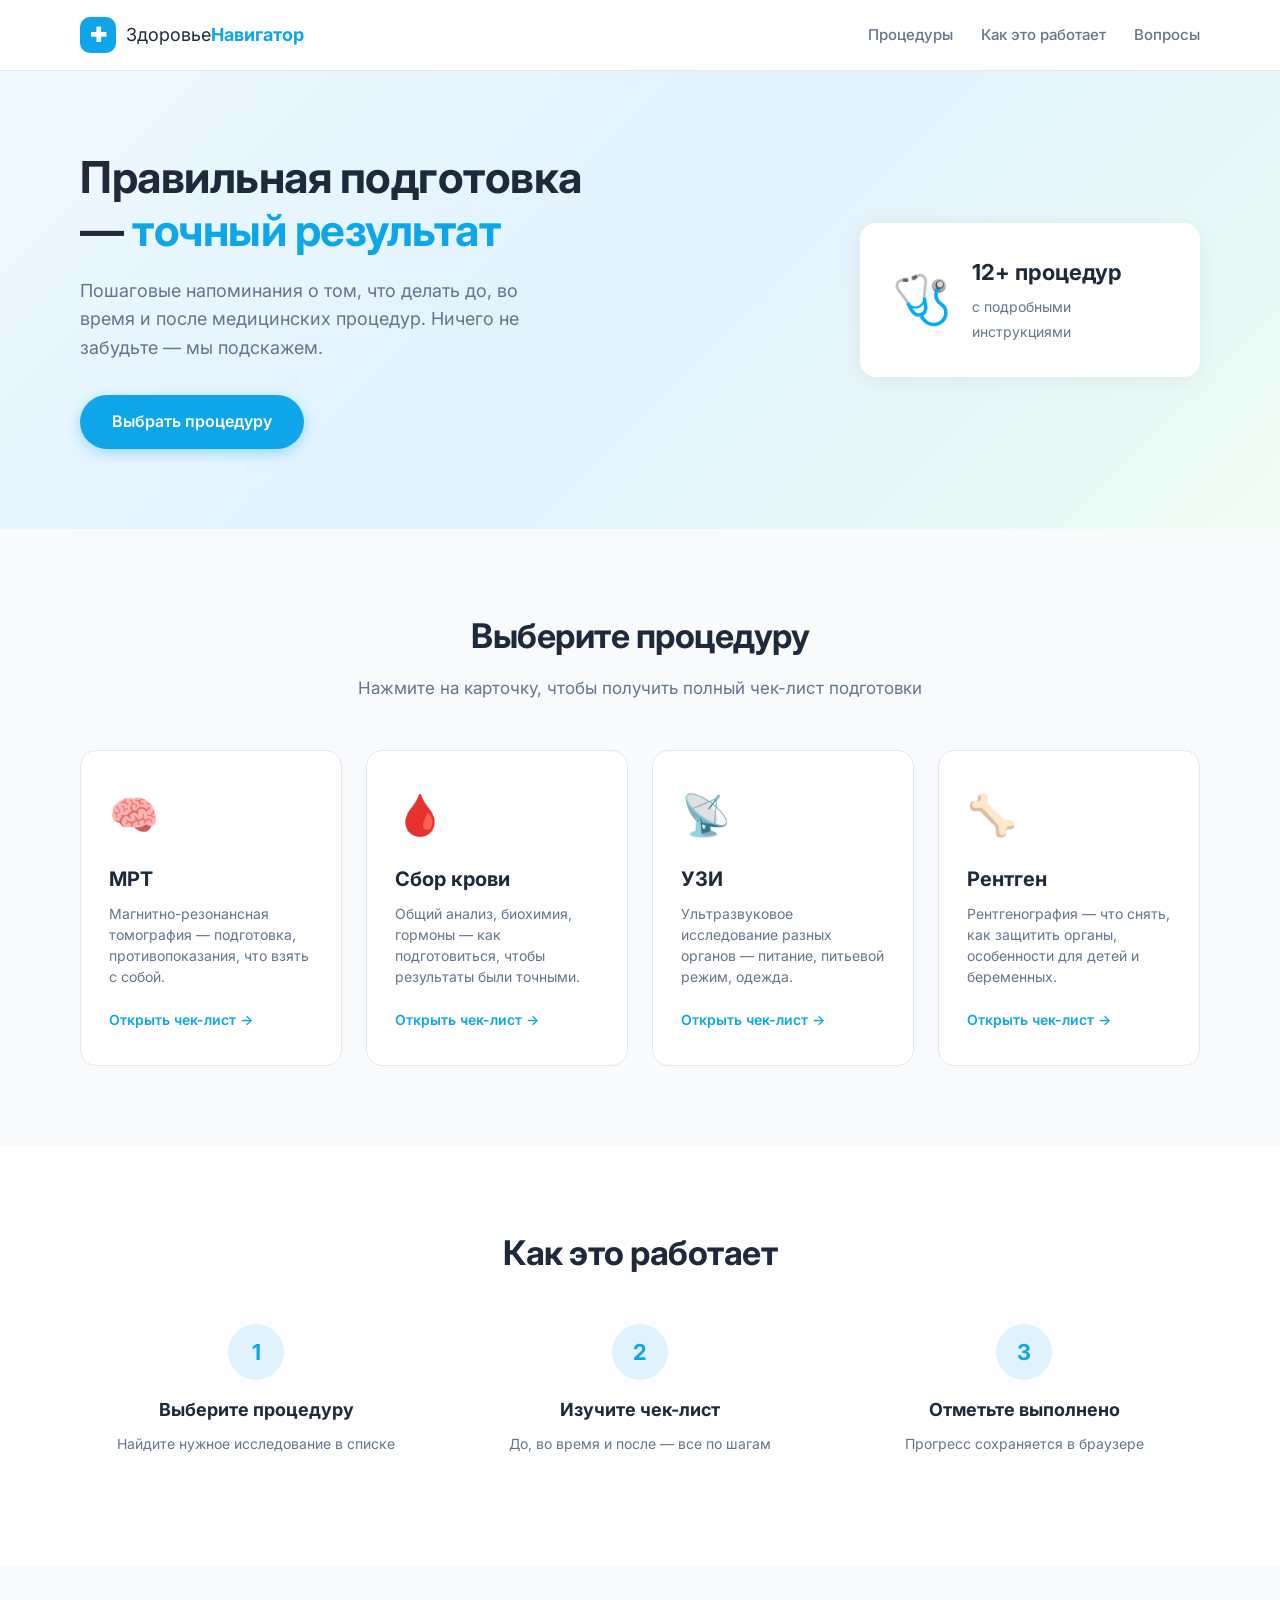
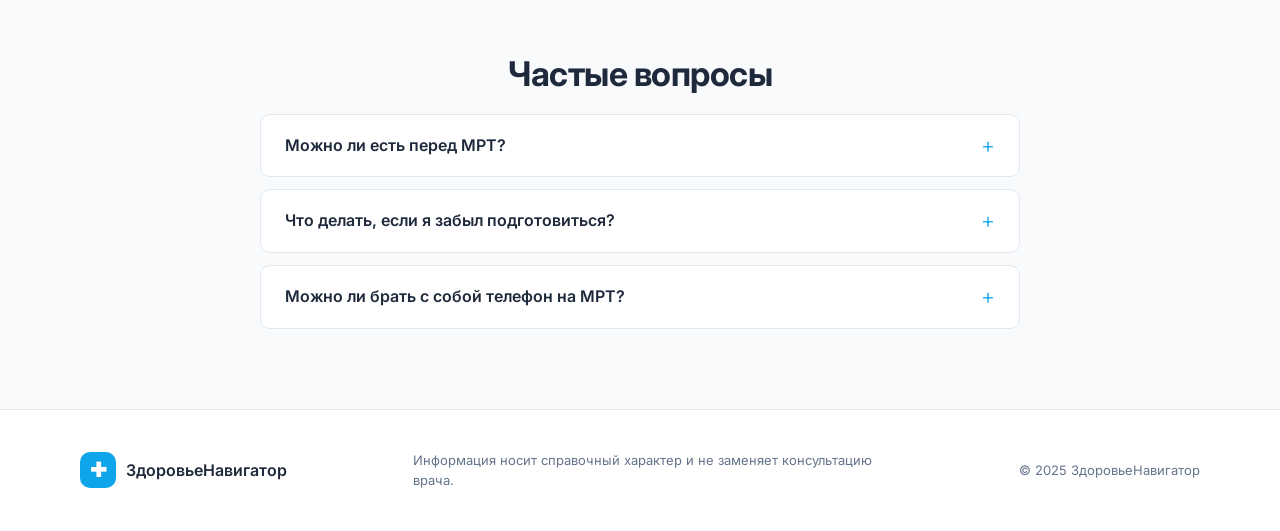
<file: index.html>
<!DOCTYPE html>
<html lang="ru">
<head>
    <meta charset="UTF-8">
    <meta name="viewport" content="width=device-width, initial-scale=1.0">
    <title>ЗдоровьеНавигатор — Подготовка к процедурам</title>
    <link rel="stylesheet" href="styles.css">
    <link href="https://fonts.googleapis.com/css2?family=Inter:wght@300;400;500;600;700&display=swap" rel="stylesheet">
</head>
<body>
    <header class="header">
        <div class="container header__inner">
            <a href="index.html" class="logo">
                <span class="logo__icon">✚</span>
                <span class="logo__text">Здоровье<strong>Навигатор</strong></span>
            </a>
            <nav class="nav">
                <a href="#procedures" class="nav__link">Процедуры</a>
                <a href="#how-it-works" class="nav__link">Как это работает</a>
                <a href="#faq" class="nav__link">Вопросы</a>
            </nav>
            <button class="burger" aria-label="Меню">
                <span></span><span></span><span></span>
            </button>
        </div>
    </header>

    <section class="hero">
        <div class="container hero__inner">
            <div class="hero__content">
                <h1 class="hero__title">Правильная подготовка — <span class="accent">точный результат</span></h1>
                <p class="hero__subtitle">Пошаговые напоминания о том, что делать до, во время и после медицинских процедур. Ничего не забудьте — мы подскажем.</p>
                <a href="#procedures" class="btn btn--primary">Выбрать процедуру</a>
            </div>
            <div class="hero__visual">
                <div class="hero__card">
                    <div class="hero__card-icon">🩺</div>
                    <div class="hero__card-text">
                        <strong>12+ процедур</strong>
                        <span>с подробными инструкциями</span>
                    </div>
                </div>
            </div>
        </div>
    </section>

    <section class="procedures" id="procedures">
        <div class="container">
            <h2 class="section-title">Выберите процедуру</h2>
            <p class="section-subtitle">Нажмите на карточку, чтобы получить полный чек-лист подготовки</p>
            
            <div class="cards-grid">
                <a href="pages/mri.html" class="card">
                    <div class="card__icon">🧠</div>
                    <h3 class="card__title">МРТ</h3>
                    <p class="card__desc">Магнитно-резонансная томография — подготовка, противопоказания, что взять с собой.</p>
                    <span class="card__link">Открыть чек-лист →</span>
                </a>

                <a href="pages/blood-test.html" class="card">
                    <div class="card__icon">🩸</div>
                    <h3 class="card__title">Сбор крови</h3>
                    <p class="card__desc">Общий анализ, биохимия, гормоны — как подготовиться, чтобы результаты были точными.</p>
                    <span class="card__link">Открыть чек-лист →</span>
                </a>

                <a href="pages/ultrasound.html" class="card">
                    <div class="card__icon">📡</div>
                    <h3 class="card__title">УЗИ</h3>
                    <p class="card__desc">Ультразвуковое исследование разных органов — питание, питьевой режим, одежда.</p>
                    <span class="card__link">Открыть чек-лист →</span>
                </a>

                <a href="pages/xray.html" class="card">
                    <div class="card__icon">🦴</div>
                    <h3 class="card__title">Рентген</h3>
                    <p class="card__desc">Рентгенография — что снять, как защитить органы, особенности для детей и беременных.</p>
                    <span class="card__link">Открыть чек-лист →</span>
                </a>
            </div>
        </div>
    </section>

    <section class="how" id="how-it-works">
        <div class="container">
            <h2 class="section-title">Как это работает</h2>
            <div class="steps">
                <div class="step">
                    <div class="step__num">1</div>
                    <h3 class="step__title">Выберите процедуру</h3>
                    <p class="step__desc">Найдите нужное исследование в списке</p>
                </div>
                <div class="step">
                    <div class="step__num">2</div>
                    <h3 class="step__title">Изучите чек-лист</h3>
                    <p class="step__desc">До, во время и после — все по шагам</p>
                </div>
                <div class="step">
                    <div class="step__num">3</div>
                    <h3 class="step__title">Отметьте выполнено</h3>
                    <p class="step__desc">Прогресс сохраняется в браузере</p>
                </div>
            </div>
        </div>
    </section>

    <section class="faq" id="faq">
        <div class="container">
            <h2 class="section-title">Частые вопросы</h2>
            <div class="faq-list">
                <details class="faq-item">
                    <summary>Можно ли есть перед МРТ?</summary>
                    <p>Зависит от зоны исследования. Для МРТ брюшной полости — не есть 4–6 часов. Для МРТ головного мозга — можно. Всегда уточняйте у врача.</p>
                </details>
                <details class="faq-item">
                    <summary>Что делать, если я забыл подготовиться?</summary>
                    <p>Сообщите об этом медицинскому персоналу перед процедурой. В некоторых случаях исследование можно перенести или скорректировать.</p>
                </details>
                <details class="faq-item">
                    <summary>Можно ли брать с собой телефон на МРТ?</summary>
                    <p>Нет. Металлические предметы и электроника запрещены в кабинете МРТ. Оставьте их в специальной камере хранения.</p>
                </details>
            </div>
        </div>
    </section>

    <footer class="footer">
        <div class="container footer__inner">
            <div class="footer__brand">
                <span class="logo__icon">✚</span>
                <span>ЗдоровьеНавигатор</span>
            </div>
            <p class="footer__disclaimer">Информация носит справочный характер и не заменяет консультацию врача.</p>
            <p class="footer__copy">© 2025 ЗдоровьеНавигатор</p>
        </div>
    </footer>

    <script src="script.js"></script>
</body>
</html>
</file>
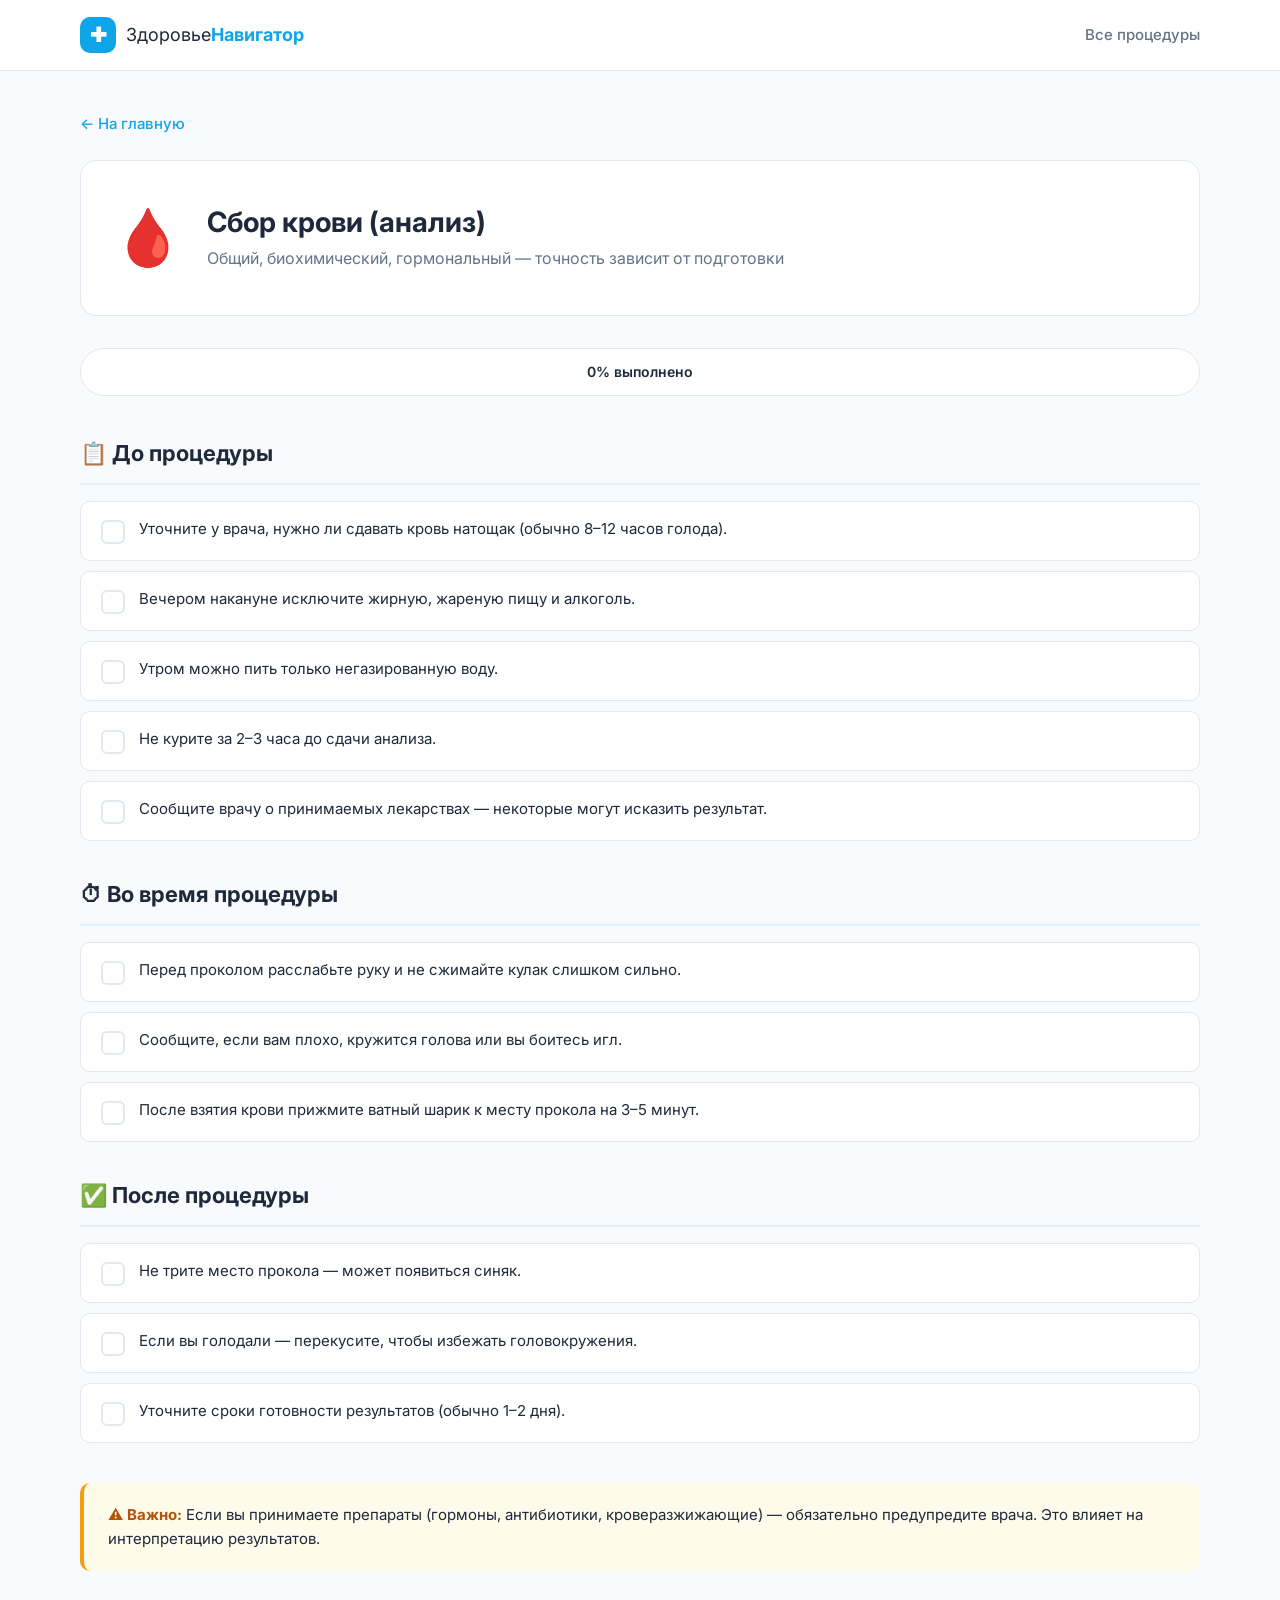
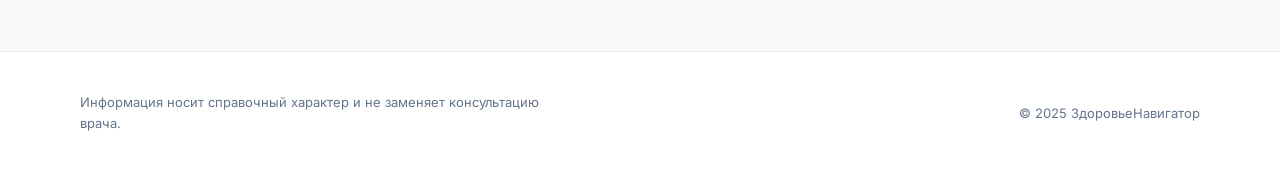
<file: blood-test.html>
<!DOCTYPE html>
<html lang="ru">
<head>
    <meta charset="UTF-8">
    <meta name="viewport" content="width=device-width, initial-scale=1.0">
    <title>Сбор крови — Подготовка | ЗдоровьеНавигатор</title>
    <link rel="stylesheet" href="../styles.css">
    <link href="https://fonts.googleapis.com/css2?family=Inter:wght@300;400;500;600;700&display=swap" rel="stylesheet">
</head>
<body>
    <header class="header">
        <div class="container header__inner">
            <a href="../index.html" class="logo">
                <span class="logo__icon">✚</span>
                <span class="logo__text">Здоровье<strong>Навигатор</strong></span>
            </a>
            <nav class="nav">
                <a href="../index.html#procedures" class="nav__link">Все процедуры</a>
            </nav>
        </div>
    </header>

    <main class="procedure-page">
        <div class="container">
            <a href="../index.html" class="back-link">← На главную</a>
            
            <div class="procedure-header">
                <div class="procedure-header__icon">🩸</div>
                <div>
                    <h1 class="procedure-header__title">Сбор крови (анализ)</h1>
                    <p class="procedure-header__subtitle">Общий, биохимический, гормональный — точность зависит от подготовки</p>
                </div>
            </div>

            <div class="progress-bar">
                <div class="progress-bar__fill" id="progressFill"></div>
                <span class="progress-bar__text" id="progressText">0% выполнено</span>
            </div>

            <section class="checklist-section">
                <h2 class="checklist-section__title">📋 До процедуры</h2>
                <ul class="checklist" data-checklist="before">
                    <li class="checklist__item">
                        <label class="checklist__label">
                            <input type="checkbox" class="checklist__input">
                            <span class="checklist__custom"></span>
                            <span class="checklist__text">Уточните у врача, нужно ли сдавать кровь натощак (обычно 8–12 часов голода).</span>
                        </label>
                    </li>
                    <li class="checklist__item">
                        <label class="checklist__label">
                            <input type="checkbox" class="checklist__input">
                            <span class="checklist__custom"></span>
                            <span class="checklist__text">Вечером накануне исключите жирную, жареную пищу и алкоголь.</span>
                        </label>
                    </li>
                    <li class="checklist__item">
                        <label class="checklist__label">
                            <input type="checkbox" class="checklist__input">
                            <span class="checklist__custom"></span>
                            <span class="checklist__text">Утром можно пить только негазированную воду.</span>
                        </label>
                    </li>
                    <li class="checklist__item">
                        <label class="checklist__label">
                            <input type="checkbox" class="checklist__input">
                            <span class="checklist__custom"></span>
                            <span class="checklist__text">Не курите за 2–3 часа до сдачи анализа.</span>
                        </label>
                    </li>
                    <li class="checklist__item">
                        <label class="checklist__label">
                            <input type="checkbox" class="checklist__input">
                            <span class="checklist__custom"></span>
                            <span class="checklist__text">Сообщите врачу о принимаемых лекарствах — некоторые могут исказить результат.</span>
                        </label>
                    </li>
                </ul>
            </section>

            <section class="checklist-section">
                <h2 class="checklist-section__title">⏱ Во время процедуры</h2>
                <ul class="checklist" data-checklist="during">
                    <li class="checklist__item">
                        <label class="checklist__label">
                            <input type="checkbox" class="checklist__input">
                            <span class="checklist__custom"></span>
                            <span class="checklist__text">Перед проколом расслабьте руку и не сжимайте кулак слишком сильно.</span>
                        </label>
                    </li>
                    <li class="checklist__item">
                        <label class="checklist__label">
                            <input type="checkbox" class="checklist__input">
                            <span class="checklist__custom"></span>
                            <span class="checklist__text">Сообщите, если вам плохо, кружится голова или вы боитесь игл.</span>
                        </label>
                    </li>
                    <li class="checklist__item">
                        <label class="checklist__label">
                            <input type="checkbox" class="checklist__input">
                            <span class="checklist__custom"></span>
                            <span class="checklist__text">После взятия крови прижмите ватный шарик к месту прокола на 3–5 минут.</span>
                        </label>
                    </li>
                </ul>
            </section>

            <section class="checklist-section">
                <h2 class="checklist-section__title">✅ После процедуры</h2>
                <ul class="checklist" data-checklist="after">
                    <li class="checklist__item">
                        <label class="checklist__label">
                            <input type="checkbox" class="checklist__input">
                            <span class="checklist__custom"></span>
                            <span class="checklist__text">Не трите место прокола — может появиться синяк.</span>
                        </label>
                    </li>
                    <li class="checklist__item">
                        <label class="checklist__label">
                            <input type="checkbox" class="checklist__input">
                            <span class="checklist__custom"></span>
                            <span class="checklist__text">Если вы голодали — перекусите, чтобы избежать головокружения.</span>
                        </label>
                    </li>
                    <li class="checklist__item">
                        <label class="checklist__label">
                            <input type="checkbox" class="checklist__input">
                            <span class="checklist__custom"></span>
                            <span class="checklist__text">Уточните сроки готовности результатов (обычно 1–2 дня).</span>
                        </label>
                    </li>
                </ul>
            </section>

            <div class="warning-box">
                <strong>⚠️ Важно:</strong> Если вы принимаете препараты (гормоны, антибиотики, кроверазжижающие) — обязательно предупредите врача. Это влияет на интерпретацию результатов.
            </div>
        </div>
    </main>

    <footer class="footer">
        <div class="container footer__inner">
            <p class="footer__disclaimer">Информация носит справочный характер и не заменяет консультацию врача.</p>
            <p class="footer__copy">© 2025 ЗдоровьеНавигатор</p>
        </div>
    </footer>

    <script src="../script.js"></script>
</body>
</html>
</file>
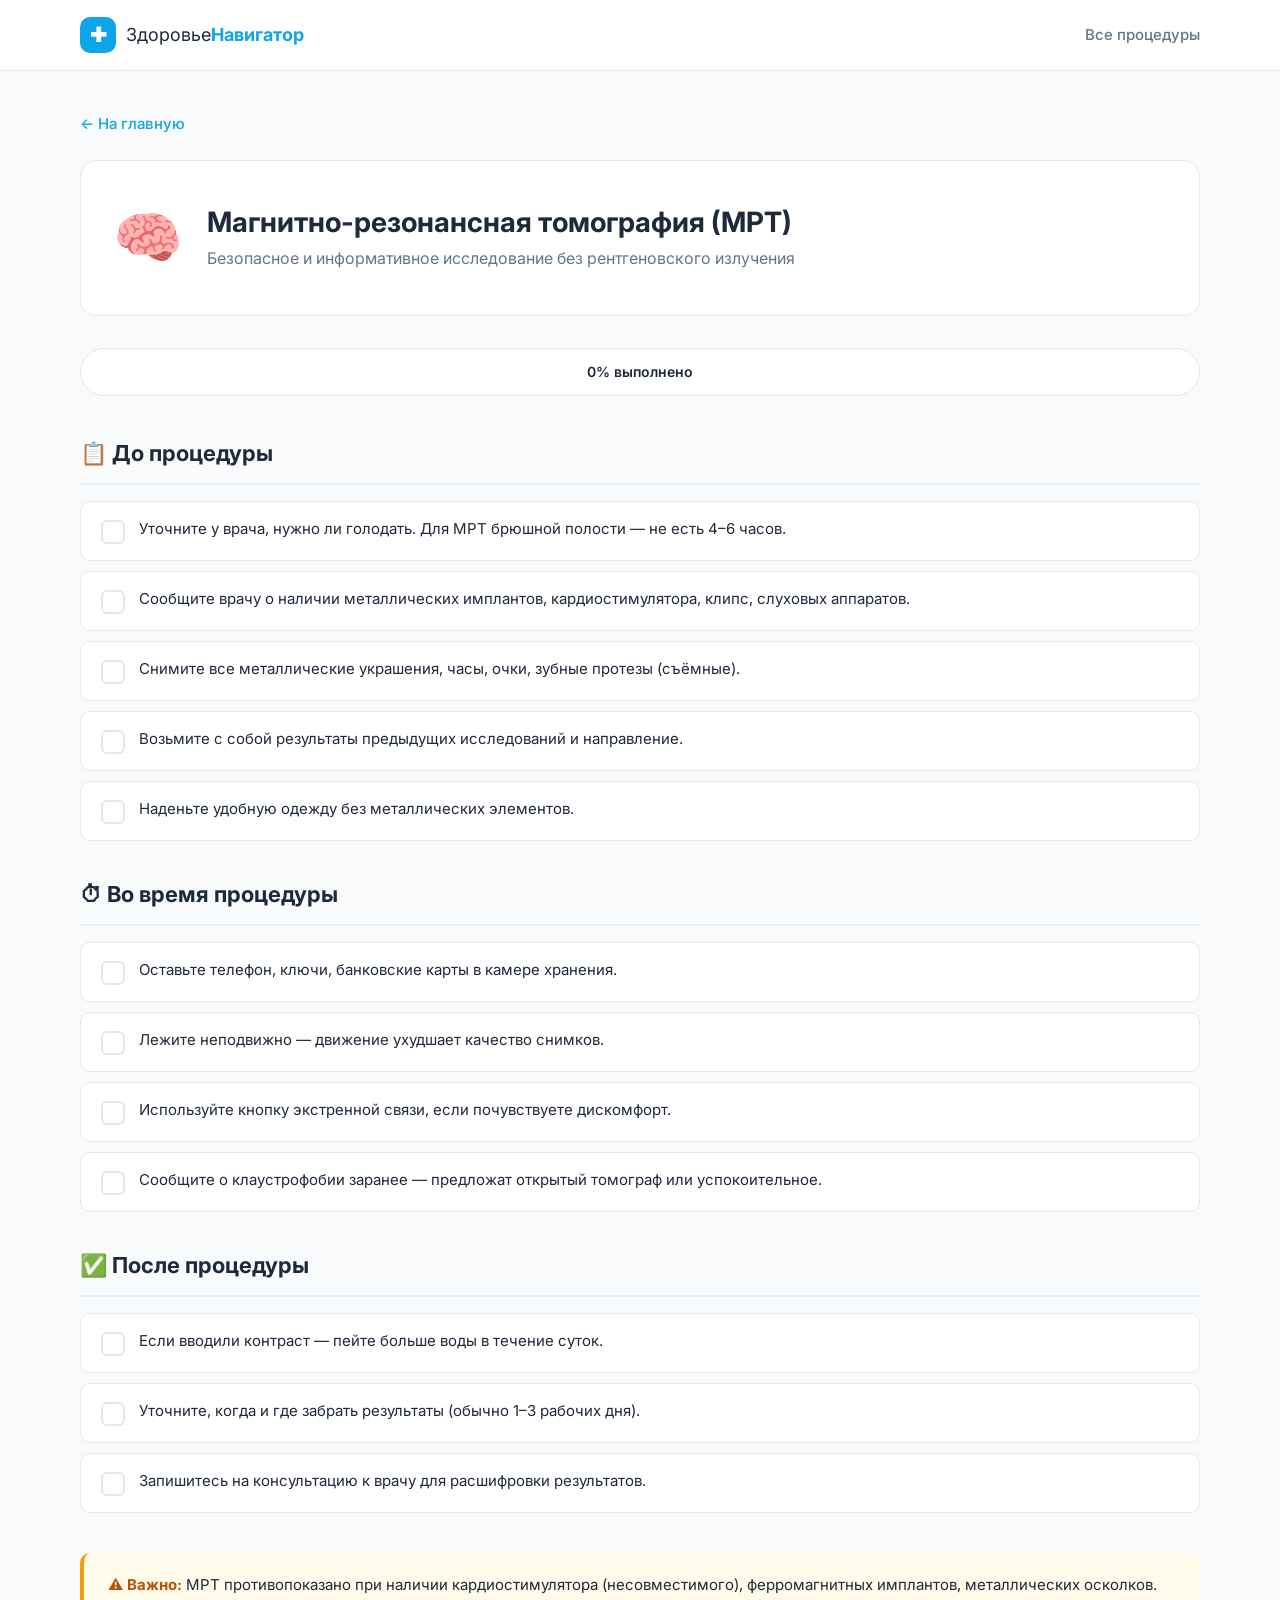
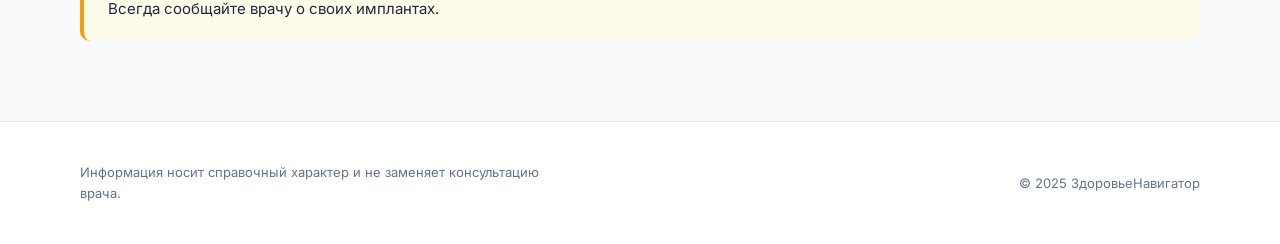
<file: mri.html>
<!DOCTYPE html>
<html lang="ru">
<head>
    <meta charset="UTF-8">
    <meta name="viewport" content="width=device-width, initial-scale=1.0">
    <title>МРТ — Подготовка | ЗдоровьеНавигатор</title>
    <link rel="stylesheet" href="../styles.css">
    <link href="https://fonts.googleapis.com/css2?family=Inter:wght@300;400;500;600;700&display=swap" rel="stylesheet">
</head>
<body>
    <header class="header">
        <div class="container header__inner">
            <a href="../index.html" class="logo">
                <span class="logo__icon">✚</span>
                <span class="logo__text">Здоровье<strong>Навигатор</strong></span>
            </a>
            <nav class="nav">
                <a href="../index.html#procedures" class="nav__link">Все процедуры</a>
            </nav>
        </div>
    </header>

    <main class="procedure-page">
        <div class="container">
            <a href="../index.html" class="back-link">← На главную</a>
            
            <div class="procedure-header">
                <div class="procedure-header__icon">🧠</div>
                <div>
                    <h1 class="procedure-header__title">Магнитно-резонансная томография (МРТ)</h1>
                    <p class="procedure-header__subtitle">Безопасное и информативное исследование без рентгеновского излучения</p>
                </div>
            </div>

            <div class="progress-bar">
                <div class="progress-bar__fill" id="progressFill"></div>
                <span class="progress-bar__text" id="progressText">0% выполнено</span>
            </div>

            <section class="checklist-section">
                <h2 class="checklist-section__title">📋 До процедуры</h2>
                <ul class="checklist" data-checklist="before">
                    <li class="checklist__item">
                        <label class="checklist__label">
                            <input type="checkbox" class="checklist__input">
                            <span class="checklist__custom"></span>
                            <span class="checklist__text">Уточните у врача, нужно ли голодать. Для МРТ брюшной полости — не есть 4–6 часов.</span>
                        </label>
                    </li>
                    <li class="checklist__item">
                        <label class="checklist__label">
                            <input type="checkbox" class="checklist__input">
                            <span class="checklist__custom"></span>
                            <span class="checklist__text">Сообщите врачу о наличии металлических имплантов, кардиостимулятора, клипс, слуховых аппаратов.</span>
                        </label>
                    </li>
                    <li class="checklist__item">
                        <label class="checklist__label">
                            <input type="checkbox" class="checklist__input">
                            <span class="checklist__custom"></span>
                            <span class="checklist__text">Снимите все металлические украшения, часы, очки, зубные протезы (съёмные).</span>
                        </label>
                    </li>
                    <li class="checklist__item">
                        <label class="checklist__label">
                            <input type="checkbox" class="checklist__input">
                            <span class="checklist__custom"></span>
                            <span class="checklist__text">Возьмите с собой результаты предыдущих исследований и направление.</span>
                        </label>
                    </li>
                    <li class="checklist__item">
                        <label class="checklist__label">
                            <input type="checkbox" class="checklist__input">
                            <span class="checklist__custom"></span>
                            <span class="checklist__text">Наденьте удобную одежду без металлических элементов.</span>
                        </label>
                    </li>
                </ul>
            </section>

            <section class="checklist-section">
                <h2 class="checklist-section__title">⏱ Во время процедуры</h2>
                <ul class="checklist" data-checklist="during">
                    <li class="checklist__item">
                        <label class="checklist__label">
                            <input type="checkbox" class="checklist__input">
                            <span class="checklist__custom"></span>
                            <span class="checklist__text">Оставьте телефон, ключи, банковские карты в камере хранения.</span>
                        </label>
                    </li>
                    <li class="checklist__item">
                        <label class="checklist__label">
                            <input type="checkbox" class="checklist__input">
                            <span class="checklist__custom"></span>
                            <span class="checklist__text">Лежите неподвижно — движение ухудшает качество снимков.</span>
                        </label>
                    </li>
                    <li class="checklist__item">
                        <label class="checklist__label">
                            <input type="checkbox" class="checklist__input">
                            <span class="checklist__custom"></span>
                            <span class="checklist__text">Используйте кнопку экстренной связи, если почувствуете дискомфорт.</span>
                        </label>
                    </li>
                    <li class="checklist__item">
                        <label class="checklist__label">
                            <input type="checkbox" class="checklist__input">
                            <span class="checklist__custom"></span>
                            <span class="checklist__text">Сообщите о клаустрофобии заранее — предложат открытый томограф или успокоительное.</span>
                        </label>
                    </li>
                </ul>
            </section>

            <section class="checklist-section">
                <h2 class="checklist-section__title">✅ После процедуры</h2>
                <ul class="checklist" data-checklist="after">
                    <li class="checklist__item">
                        <label class="checklist__label">
                            <input type="checkbox" class="checklist__input">
                            <span class="checklist__custom"></span>
                            <span class="checklist__text">Если вводили контраст — пейте больше воды в течение суток.</span>
                        </label>
                    </li>
                    <li class="checklist__item">
                        <label class="checklist__label">
                            <input type="checkbox" class="checklist__input">
                            <span class="checklist__custom"></span>
                            <span class="checklist__text">Уточните, когда и где забрать результаты (обычно 1–3 рабочих дня).</span>
                        </label>
                    </li>
                    <li class="checklist__item">
                        <label class="checklist__label">
                            <input type="checkbox" class="checklist__input">
                            <span class="checklist__custom"></span>
                            <span class="checklist__text">Запишитесь на консультацию к врачу для расшифровки результатов.</span>
                        </label>
                    </li>
                </ul>
            </section>

            <div class="warning-box">
                <strong>⚠️ Важно:</strong> МРТ противопоказано при наличии кардиостимулятора (несовместимого), ферромагнитных имплантов, металлических осколков. Всегда сообщайте врачу о своих имплантах.
            </div>
        </div>
    </main>

    <footer class="footer">
        <div class="container footer__inner">
            <p class="footer__disclaimer">Информация носит справочный характер и не заменяет консультацию врача.</p>
            <p class="footer__copy">© 2025 ЗдоровьеНавигатор</p>
        </div>
    </footer>

    <script src="../script.js"></script>
</body>
</html>
</file>
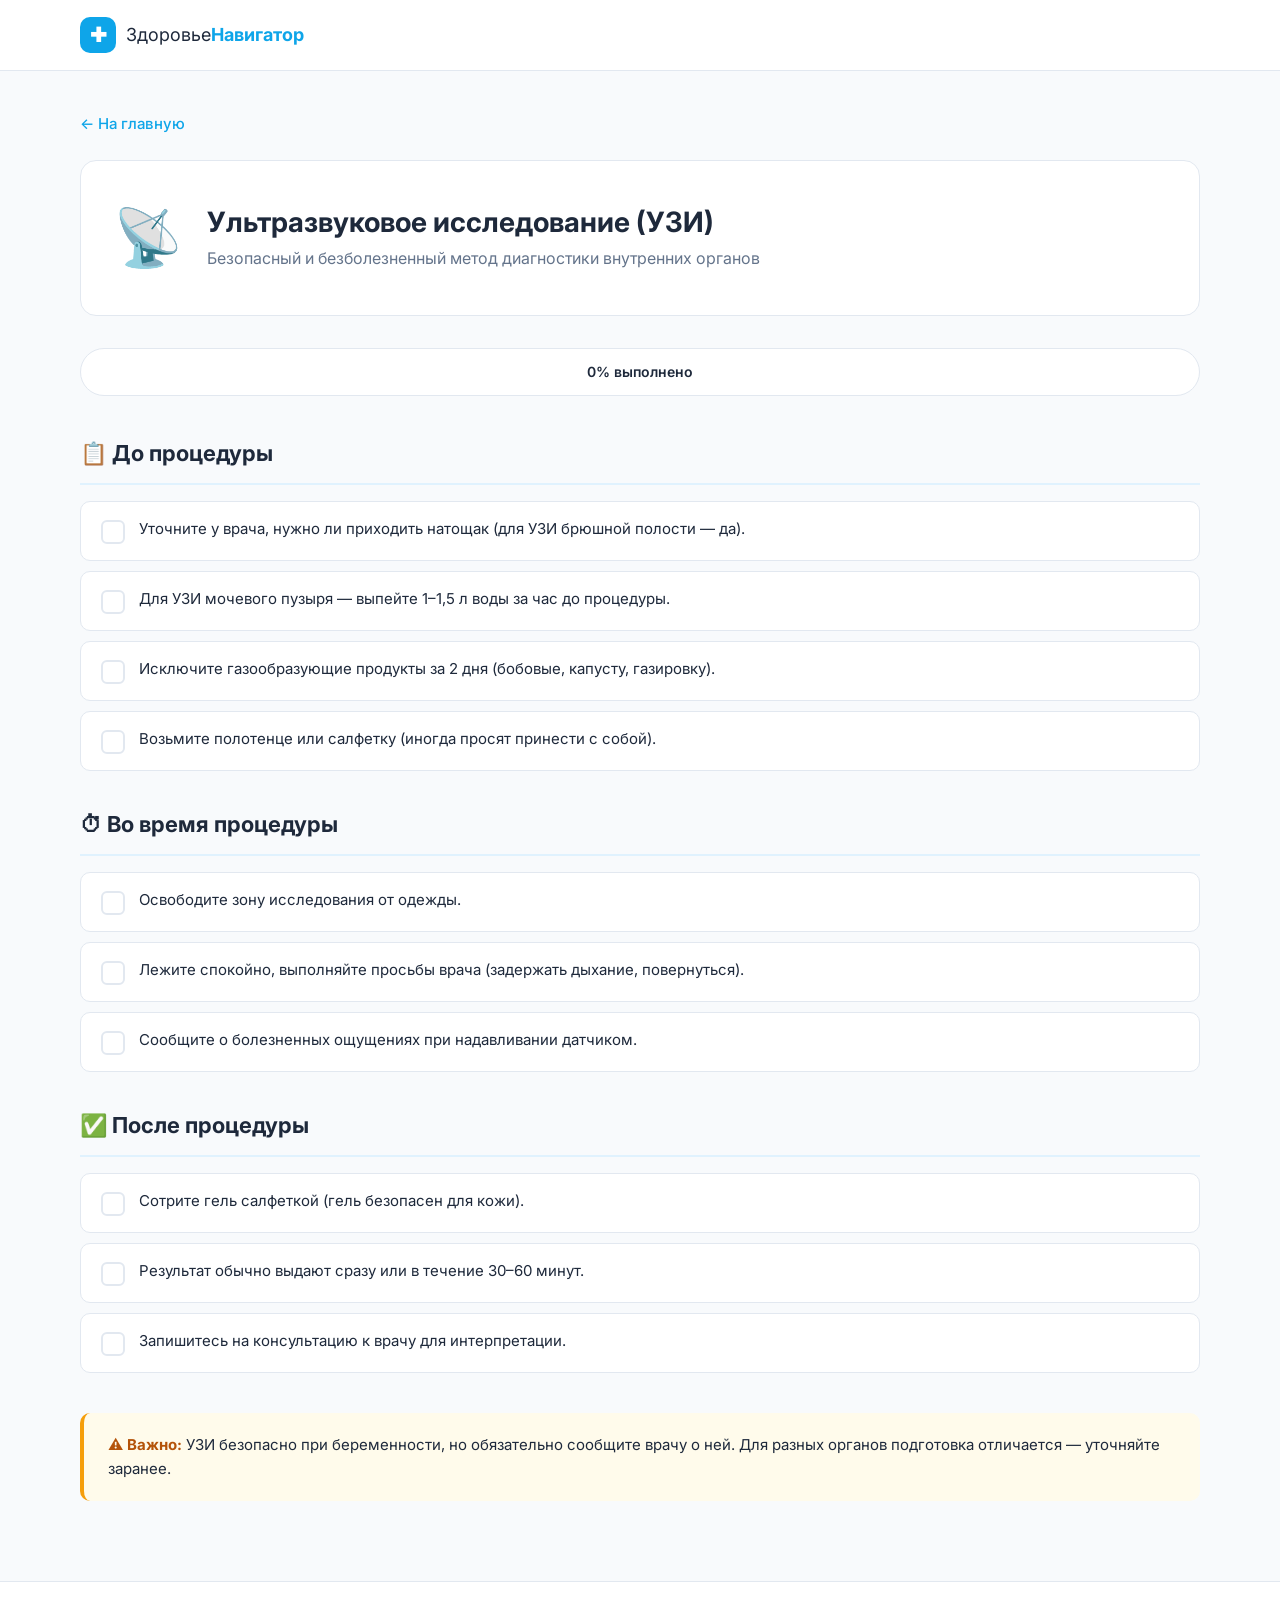
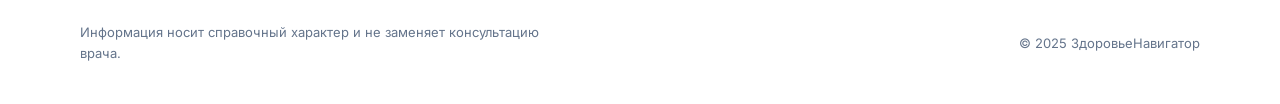
<file: ultrasound.html>
<!DOCTYPE html>
<html lang="ru">
<head>
    <meta charset="UTF-8">
    <meta name="viewport" content="width=device-width, initial-scale=1.0">
    <title>УЗИ — Подготовка | ЗдоровьеНавигатор</title>
    <link rel="stylesheet" href="../styles.css">
    <link href="https://fonts.googleapis.com/css2?family=Inter:wght@300;400;500;600;700&display=swap" rel="stylesheet">
</head>
<body>
    <header class="header">
        <div class="container header__inner">
            <a href="../index.html" class="logo">
                <span class="logo__icon">✚</span>
                <span class="logo__text">Здоровье<strong>Навигатор</strong></span>
            </a>
        </div>
    </header>

    <main class="procedure-page">
        <div class="container">
            <a href="../index.html" class="back-link">← На главную</a>
            
            <div class="procedure-header">
                <div class="procedure-header__icon">📡</div>
                <div>
                    <h1 class="procedure-header__title">Ультразвуковое исследование (УЗИ)</h1>
                    <p class="procedure-header__subtitle">Безопасный и безболезненный метод диагностики внутренних органов</p>
                </div>
            </div>

            <div class="progress-bar">
                <div class="progress-bar__fill" id="progressFill"></div>
                <span class="progress-bar__text" id="progressText">0% выполнено</span>
            </div>

            <section class="checklist-section">
                <h2 class="checklist-section__title">📋 До процедуры</h2>
                <ul class="checklist" data-checklist="before">
                    <li class="checklist__item"><label class="checklist__label"><input type="checkbox" class="checklist__input"><span class="checklist__custom"></span><span class="checklist__text">Уточните у врача, нужно ли приходить натощак (для УЗИ брюшной полости — да).</span></label></li>
                    <li class="checklist__item"><label class="checklist__label"><input type="checkbox" class="checklist__input"><span class="checklist__custom"></span><span class="checklist__text">Для УЗИ мочевого пузыря — выпейте 1–1,5 л воды за час до процедуры.</span></label></li>
                    <li class="checklist__item"><label class="checklist__label"><input type="checkbox" class="checklist__input"><span class="checklist__custom"></span><span class="checklist__text">Исключите газообразующие продукты за 2 дня (бобовые, капусту, газировку).</span></label></li>
                    <li class="checklist__item"><label class="checklist__label"><input type="checkbox" class="checklist__input"><span class="checklist__custom"></span><span class="checklist__text">Возьмите полотенце или салфетку (иногда просят принести с собой).</span></label></li>
                </ul>
            </section>

            <section class="checklist-section">
                <h2 class="checklist-section__title">⏱ Во время процедуры</h2>
                <ul class="checklist" data-checklist="during">
                    <li class="checklist__item"><label class="checklist__label"><input type="checkbox" class="checklist__input"><span class="checklist__custom"></span><span class="checklist__text">Освободите зону исследования от одежды.</span></label></li>
                    <li class="checklist__item"><label class="checklist__label"><input type="checkbox" class="checklist__input"><span class="checklist__custom"></span><span class="checklist__text">Лежите спокойно, выполняйте просьбы врача (задержать дыхание, повернуться).</span></label></li>
                    <li class="checklist__item"><label class="checklist__label"><input type="checkbox" class="checklist__input"><span class="checklist__custom"></span><span class="checklist__text">Сообщите о болезненных ощущениях при надавливании датчиком.</span></label></li>
                </ul>
            </section>

            <section class="checklist-section">
                <h2 class="checklist-section__title">✅ После процедуры</h2>
                <ul class="checklist" data-checklist="after">
                    <li class="checklist__item"><label class="checklist__label"><input type="checkbox" class="checklist__input"><span class="checklist__custom"></span><span class="checklist__text">Сотрите гель салфеткой (гель безопасен для кожи).</span></label></li>
                    <li class="checklist__item"><label class="checklist__label"><input type="checkbox" class="checklist__input"><span class="checklist__custom"></span><span class="checklist__text">Результат обычно выдают сразу или в течение 30–60 минут.</span></label></li>
                    <li class="checklist__item"><label class="checklist__label"><input type="checkbox" class="checklist__input"><span class="checklist__custom"></span><span class="checklist__text">Запишитесь на консультацию к врачу для интерпретации.</span></label></li>
                </ul>
            </section>

            <div class="warning-box">
                <strong>⚠️ Важно:</strong> УЗИ безопасно при беременности, но обязательно сообщите врачу о ней. Для разных органов подготовка отличается — уточняйте заранее.
            </div>
        </div>
    </main>

    <footer class="footer">
        <div class="container footer__inner">
            <p class="footer__disclaimer">Информация носит справочный характер и не заменяет консультацию врача.</p>
            <p class="footer__copy">© 2025 ЗдоровьеНавигатор</p>
        </div>
    </footer>

    <script src="../script.js"></script>
</body>
</html>
</file>
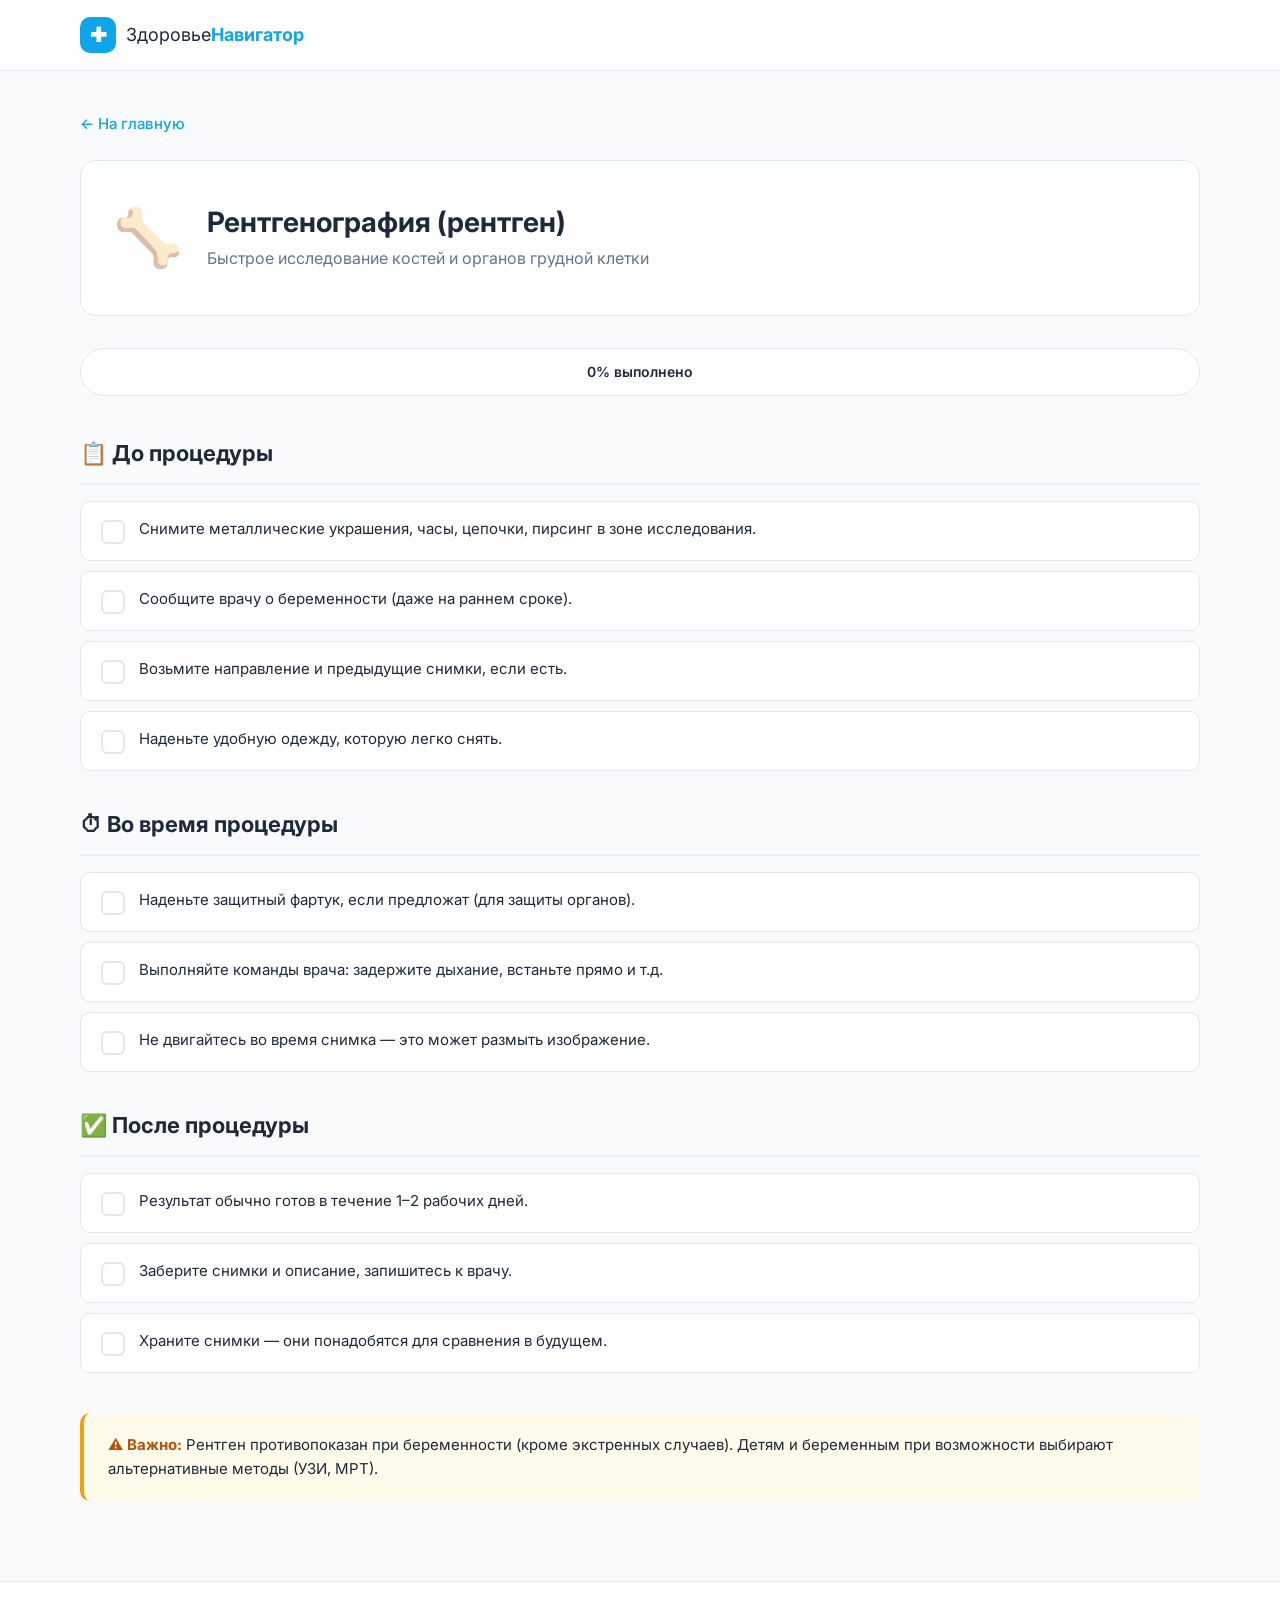
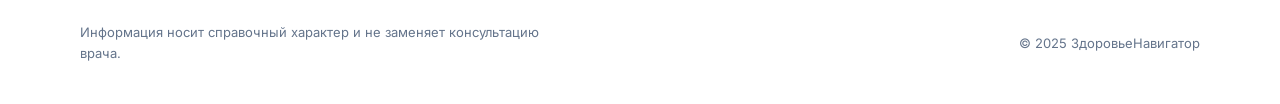
<file: xray.html>
<!DOCTYPE html>
<html lang="ru">
<head>
    <meta charset="UTF-8">
    <meta name="viewport" content="width=device-width, initial-scale=1.0">
    <title>Рентген — Подготовка | ЗдоровьеНавигатор</title>
    <link rel="stylesheet" href="../styles.css">
    <link href="https://fonts.googleapis.com/css2?family=Inter:wght@300;400;500;600;700&display=swap" rel="stylesheet">
</head>
<body>
    <header class="header">
        <div class="container header__inner">
            <a href="../index.html" class="logo">
                <span class="logo__icon">✚</span>
                <span class="logo__text">Здоровье<strong>Навигатор</strong></span>
            </a>
        </div>
    </header>

    <main class="procedure-page">
        <div class="container">
            <a href="../index.html" class="back-link">← На главную</a>
            
            <div class="procedure-header">
                <div class="procedure-header__icon">🦴</div>
                <div>
                    <h1 class="procedure-header__title">Рентгенография (рентген)</h1>
                    <p class="procedure-header__subtitle">Быстрое исследование костей и органов грудной клетки</p>
                </div>
            </div>

            <div class="progress-bar">
                <div class="progress-bar__fill" id="progressFill"></div>
                <span class="progress-bar__text" id="progressText">0% выполнено</span>
            </div>

            <section class="checklist-section">
                <h2 class="checklist-section__title">📋 До процедуры</h2>
                <ul class="checklist" data-checklist="before">
                    <li class="checklist__item"><label class="checklist__label"><input type="checkbox" class="checklist__input"><span class="checklist__custom"></span><span class="checklist__text">Снимите металлические украшения, часы, цепочки, пирсинг в зоне исследования.</span></label></li>
                    <li class="checklist__item"><label class="checklist__label"><input type="checkbox" class="checklist__input"><span class="checklist__custom"></span><span class="checklist__text">Сообщите врачу о беременности (даже на раннем сроке).</span></label></li>
                    <li class="checklist__item"><label class="checklist__label"><input type="checkbox" class="checklist__input"><span class="checklist__custom"></span><span class="checklist__text">Возьмите направление и предыдущие снимки, если есть.</span></label></li>
                    <li class="checklist__item"><label class="checklist__label"><input type="checkbox" class="checklist__input"><span class="checklist__custom"></span><span class="checklist__text">Наденьте удобную одежду, которую легко снять.</span></label></li>
                </ul>
            </section>

            <section class="checklist-section">
                <h2 class="checklist-section__title">⏱ Во время процедуры</h2>
                <ul class="checklist" data-checklist="during">
                    <li class="checklist__item"><label class="checklist__label"><input type="checkbox" class="checklist__input"><span class="checklist__custom"></span><span class="checklist__text">Наденьте защитный фартук, если предложат (для защиты органов).</span></label></li>
                    <li class="checklist__item"><label class="checklist__label"><input type="checkbox" class="checklist__input"><span class="checklist__custom"></span><span class="checklist__text">Выполняйте команды врача: задержите дыхание, встаньте прямо и т.д.</span></label></li>
                    <li class="checklist__item"><label class="checklist__label"><input type="checkbox" class="checklist__input"><span class="checklist__custom"></span><span class="checklist__text">Не двигайтесь во время снимка — это может размыть изображение.</span></label></li>
                </ul>
            </section>

            <section class="checklist-section">
                <h2 class="checklist-section__title">✅ После процедуры</h2>
                <ul class="checklist" data-checklist="after">
                    <li class="checklist__item"><label class="checklist__label"><input type="checkbox" class="checklist__input"><span class="checklist__custom"></span><span class="checklist__text">Результат обычно готов в течение 1–2 рабочих дней.</span></label></li>
                    <li class="checklist__item"><label class="checklist__label"><input type="checkbox" class="checklist__input"><span class="checklist__custom"></span><span class="checklist__text">Заберите снимки и описание, запишитесь к врачу.</span></label></li>
                    <li class="checklist__item"><label class="checklist__label"><input type="checkbox" class="checklist__input"><span class="checklist__custom"></span><span class="checklist__text">Храните снимки — они понадобятся для сравнения в будущем.</span></label></li>
                </ul>
            </section>

            <div class="warning-box">
                <strong>⚠️ Важно:</strong> Рентген противопоказан при беременности (кроме экстренных случаев). Детям и беременным при возможности выбирают альтернативные методы (УЗИ, МРТ).
            </div>
        </div>
    </main>

    <footer class="footer">
        <div class="container footer__inner">
            <p class="footer__disclaimer">Информация носит справочный характер и не заменяет консультацию врача.</p>
            <p class="footer__copy">© 2025 ЗдоровьеНавигатор</p>
        </div>
    </footer>

    <script src="../script.js"></script>
</body>
</html>
</file>
<file: styles.css>
/* ===== БАЗОВЫЕ СТИЛИ ===== */
*,
*::before,
*::after {
    margin: 0;
    padding: 0;
    box-sizing: border-box;
}

:root {
    --primary: #0ea5e9;
    --primary-dark: #0284c7;
    --primary-light: #e0f2fe;
    --accent: #10b981;
    --accent-light: #d1fae5;
    --text: #1e293b;
    --text-light: #64748b;
    --bg: #f8fafc;
    --white: #ffffff;
    --border: #e2e8f0;
    --warning: #f59e0b;
    --warning-bg: #fffbeb;
    --radius: 16px;
    --radius-sm: 10px;
    --shadow: 0 4px 24px rgba(0, 0, 0, 0.06);
    --shadow-hover: 0 8px 32px rgba(14, 165, 233, 0.15);
    --transition: 0.25s ease;
}

html {
    scroll-behavior: smooth;
}

body {
    font-family: 'Inter', -apple-system, sans-serif;
    background: var(--bg);
    color: var(--text);
    line-height: 1.6;
    min-height: 100vh;
    display: flex;
    flex-direction: column;
}

.container {
    max-width: 1160px;
    margin: 0 auto;
    padding: 0 20px;
}

.accent {
    color: var(--primary);
}

/* ===== ШАПКА ===== */
.header {
    background: var(--white);
    border-bottom: 1px solid var(--border);
    position: sticky;
    top: 0;
    z-index: 100;
    backdrop-filter: blur(10px);
}

.header__inner {
    display: flex;
    align-items: center;
    justify-content: space-between;
    height: 70px;
}

.logo {
    display: flex;
    align-items: center;
    gap: 10px;
    text-decoration: none;
    color: var(--text);
    font-size: 18px;
}

.logo__icon {
    display: inline-flex;
    align-items: center;
    justify-content: center;
    width: 36px;
    height: 36px;
    background: var(--primary);
    color: var(--white);
    border-radius: 10px;
    font-size: 20px;
    font-weight: 700;
}

.logo__text strong {
    color: var(--primary);
}

.nav {
    display: flex;
    gap: 28px;
}

.nav__link {
    text-decoration: none;
    color: var(--text-light);
    font-size: 15px;
    font-weight: 500;
    transition: color var(--transition);
}

.nav__link:hover {
    color: var(--primary);
}

.burger {
    display: none;
    flex-direction: column;
    gap: 5px;
    background: none;
    border: none;
    cursor: pointer;
    padding: 5px;
}

.burger span {
    width: 24px;
    height: 2px;
    background: var(--text);
    border-radius: 2px;
    transition: var(--transition);
}

/* ===== ГЕРОЙ ===== */
.hero {
    padding: 80px 0;
    background: linear-gradient(135deg, #f0f9ff 0%, #e0f2fe 50%, #f0fdf4 100%);
}

.hero__inner {
    display: grid;
    grid-template-columns: 1fr 1fr;
    gap: 60px;
    align-items: center;
}

.hero__title {
    font-size: 44px;
    font-weight: 700;
    line-height: 1.2;
    margin-bottom: 20px;
    letter-spacing: -0.5px;
}

.hero__subtitle {
    font-size: 18px;
    color: var(--text-light);
    margin-bottom: 32px;
    max-width: 480px;
}

.hero__card {
    background: var(--white);
    border-radius: var(--radius);
    padding: 32px;
    box-shadow: var(--shadow);
    display: flex;
    align-items: center;
    gap: 20px;
    max-width: 340px;
    margin-left: auto;
}

.hero__card-icon {
    font-size: 48px;
}

.hero__card-text strong {
    display: block;
    font-size: 22px;
    margin-bottom: 4px;
}

.hero__card-text span {
    color: var(--text-light);
    font-size: 14px;
}

/* ===== КНОПКИ ===== */
.btn {
    display: inline-flex;
    align-items: center;
    gap: 8px;
    padding: 14px 32px;
    border-radius: 50px;
    font-size: 16px;
    font-weight: 600;
    text-decoration: none;
    border: none;
    cursor: pointer;
    transition: all var(--transition);
    font-family: inherit;
}

.btn--primary {
    background: var(--primary);
    color: var(--white);
    box-shadow: 0 4px 14px rgba(14, 165, 233, 0.35);
}

.btn--primary:hover {
    background: var(--primary-dark);
    transform: translateY(-2px);
    box-shadow: 0 6px 20px rgba(14, 165, 233, 0.45);
}

/* ===== СЕКЦИИ ===== */
.section-title {
    font-size: 34px;
    font-weight: 700;
    text-align: center;
    margin-bottom: 12px;
    letter-spacing: -0.5px;
}

.section-subtitle {
    text-align: center;
    color: var(--text-light);
    font-size: 17px;
    margin-bottom: 48px;
}

/* ===== КАРТОЧКИ ПРОЦЕДУР ===== */
.procedures {
    padding: 80px 0;
}

.cards-grid {
    display: grid;
    grid-template-columns: repeat(auto-fit, minmax(260px, 1fr));
    gap: 24px;
}

.card {
    display: block;
    background: var(--white);
    border-radius: var(--radius);
    padding: 32px 28px;
    text-decoration: none;
    color: var(--text);
    border: 1px solid var(--border);
    transition: all var(--transition);
    position: relative;
    overflow: hidden;
}

.card::before {
    content: '';
    position: absolute;
    top: 0;
    left: 0;
    right: 0;
    height: 4px;
    background: linear-gradient(90deg, var(--primary), var(--accent));
    opacity: 0;
    transition: opacity var(--transition);
}

.card:hover {
    transform: translateY(-6px);
    box-shadow: var(--shadow-hover);
    border-color: transparent;
}

.card:hover::before {
    opacity: 1;
}

.card__icon {
    font-size: 40px;
    margin-bottom: 16px;
}

.card__title {
    font-size: 20px;
    margin-bottom: 8px;
}

.card__desc {
    font-size: 14px;
    color: var(--text-light);
    margin-bottom: 20px;
    line-height: 1.5;
}

.card__link {
    font-size: 14px;
    font-weight: 600;
    color: var(--primary);
}

/* ===== КАК ЭТО РАБОТАЕТ ===== */
.how {
    padding: 80px 0;
    background: var(--white);
}

.steps {
    display: grid;
    grid-template-columns: repeat(auto-fit, minmax(220px, 1fr));
    gap: 32px;
}

.step {
    text-align: center;
    padding: 32px 20px;
    border-radius: var(--radius);
    transition: background var(--transition);
}

.step:hover {
    background: var(--bg);
}

.step__num {
    display: inline-flex;
    align-items: center;
    justify-content: center;
    width: 56px;
    height: 56px;
    border-radius: 50%;
    background: var(--primary-light);
    color: var(--primary);
    font-size: 22px;
    font-weight: 700;
    margin-bottom: 16px;
}

.step__title {
    font-size: 18px;
    margin-bottom: 8px;
}

.step__desc {
    color: var(--text-light);
    font-size: 14px;
}

/* ===== FAQ ===== */
.faq {
    padding: 80px 0;
}

.faq-list {
    max-width: 760px;
    margin: 0 auto;
    display: flex;
    flex-direction: column;
    gap: 12px;
}

.faq-item {
    background: var(--white);
    border-radius: var(--radius-sm);
    border: 1px solid var(--border);
    overflow: hidden;
}

.faq-item summary {
    padding: 18px 24px;
    font-weight: 600;
    cursor: pointer;
    list-style: none;
    position: relative;
    transition: background var(--transition);
}

.faq-item summary::-webkit-details-marker {
    display: none;
}

.faq-item summary::after {
    content: '+';
    position: absolute;
    right: 24px;
    top: 50%;
    transform: translateY(-50%);
    font-size: 22px;
    font-weight: 300;
    color: var(--primary);
    transition: transform var(--transition);
}

.faq-item[open] summary::after {
    transform: translateY(-50%) rotate(45deg);
}

.faq-item summary:hover {
    background: var(--primary-light);
}

.faq-item p {
    padding: 0 24px 18px;
    color: var(--text-light);
    font-size: 15px;
}

/* ===== СТРАНИЦА ПРОЦЕДУРЫ ===== */
.procedure-page {
    padding: 40px 0 80px;
    flex: 1;
}

.back-link {
    display: inline-block;
    color: var(--primary);
    text-decoration: none;
    font-weight: 500;
    margin-bottom: 24px;
    font-size: 15px;
    transition: opacity var(--transition);
}

.back-link:hover {
    opacity: 0.7;
}

.procedure-header {
    display: flex;
    align-items: center;
    gap: 24px;
    margin-bottom: 32px;
    background: var(--white);
    padding: 32px;
    border-radius: var(--radius);
    border: 1px solid var(--border);
}

.procedure-header__icon {
    font-size: 56px;
    flex-shrink: 0;
}

.procedure-header__title {
    font-size: 28px;
    line-height: 1.3;
    margin-bottom: 6px;
}

.procedure-header__subtitle {
    color: var(--text-light);
    font-size: 16px;
}

/* ===== ПРОГРЕСС-БАР ===== */
.progress-bar {
    background: var(--white);
    border-radius: 50px;
    height: 48px;
    position: relative;
    margin-bottom: 40px;
    border: 1px solid var(--border);
    overflow: hidden;
}

.progress-bar__fill {
    position: absolute;
    top: 0;
    left: 0;
    height: 100%;
    width: 0%;
    background: linear-gradient(90deg, var(--primary), var(--accent));
    border-radius: 50px;
    transition: width 0.5s ease;
}

.progress-bar__text {
    position: absolute;
    top: 50%;
    left: 50%;
    transform: translate(-50%, -50%);
    font-weight: 600;
    font-size: 14px;
    color: var(--text);
    z-index: 1;
    mix-blend-mode: multiply;
}

/* ===== ЧЕК-ЛИСТЫ ===== */
.checklist-section {
    margin-bottom: 36px;
}

.checklist-section__title {
    font-size: 22px;
    margin-bottom: 16px;
    padding-bottom: 12px;
    border-bottom: 2px solid var(--primary-light);
}

.checklist {
    list-style: none;
    display: flex;
    flex-direction: column;
    gap: 10px;
}

.checklist__item {
    background: var(--white);
    border-radius: var(--radius-sm);
    border: 1px solid var(--border);
    transition: all var(--transition);
}

.checklist__item:hover {
    border-color: var(--primary-light);
    box-shadow: var(--shadow);
}

.checklist__label {
    display: flex;
    align-items: flex-start;
    gap: 14px;
    padding: 16px 20px;
    cursor: pointer;
    position: relative;
}

.checklist__input {
    position: absolute;
    opacity: 0;
    width: 0;
    height: 0;
}

.checklist__custom {
    flex-shrink: 0;
    width: 24px;
    height: 24px;
    border-radius: 6px;
    border: 2px solid var(--border);
    background: var(--white);
    position: relative;
    transition: all var(--transition);
    margin-top: 2px;
}

.checklist__custom::after {
    content: '';
    position: absolute;
    top: 3px;
    left: 7px;
    width: 6px;
    height: 11px;
    border: solid var(--white);
    border-width: 0 2.5px 2.5px 0;
    transform: rotate(45deg) scale(0);
    transition: transform 0.2s ease;
}

.checklist__input:checked + .checklist__custom {
    background: var(--accent);
    border-color: var(--accent);
}

.checklist__input:checked + .checklist__custom::after {
    transform: rotate(45deg) scale(1);
}

.checklist__input:checked ~ .checklist__text {
    text-decoration: line-through;
    color: var(--text-light);
    opacity: 0.7;
}

.checklist__text {
    font-size: 15px;
    line-height: 1.5;
    transition: all var(--transition);
}

/* ===== ПРЕДУПРЕЖДЕНИЕ ===== */
.warning-box {
    background: var(--warning-bg);
    border-left: 4px solid var(--warning);
    border-radius: var(--radius-sm);
    padding: 20px 24px;
    font-size: 15px;
    line-height: 1.6;
    margin-top: 40px;
}

.warning-box strong {
    color: #b45309;
}

/* ===== ПОДВАЛ ===== */
.footer {
    background: var(--white);
    border-top: 1px solid var(--border);
    padding: 40px 0;
    margin-top: auto;
}

.footer__inner {
    display: flex;
    flex-wrap: wrap;
    align-items: center;
    justify-content: space-between;
    gap: 16px;
}

.footer__brand {
    display: flex;
    align-items: center;
    gap: 10px;
    font-weight: 600;
}

.footer__disclaimer {
    font-size: 13px;
    color: var(--text-light);
    max-width: 480px;
}

.footer__copy {
    font-size: 13px;
    color: var(--text-light);
}

/* ===== АДАПТИВНОСТЬ ===== */
@media (max-width: 900px) {
    .hero__inner {
        grid-template-columns: 1fr;
        gap: 40px;
    }
    .hero__title {
        font-size: 34px;
    }
    .hero__card {
        margin-left: 0;
    }
    .procedure-header {
        flex-direction: column;
        text-align: center;
    }
}

@media (max-width: 640px) {
    .nav {
        display: none;
    }
    .nav.open {
        display: flex;
        flex-direction: column;
        position: absolute;
        top: 70px;
        left: 0;
        right: 0;
        background: var(--white);
        border-bottom: 1px solid var(--border);
        padding: 20px;
        gap: 16px;
        box-shadow: var(--shadow);
    }
    .burger {
        display: flex;
    }
    .hero {
        padding: 50px 0;
    }
    .hero__title {
        font-size: 28px;
    }
    .section-title {
        font-size: 26px;
    }
    .cards-grid {
        grid-template-columns: 1fr;
    }
    .procedure-header__title {
        font-size: 22px;
    }
    .footer__inner {
        flex-direction: column;
        text-align: center;
    }
    .warning-box {
        font-size: 14px;
    }
}
</file>
